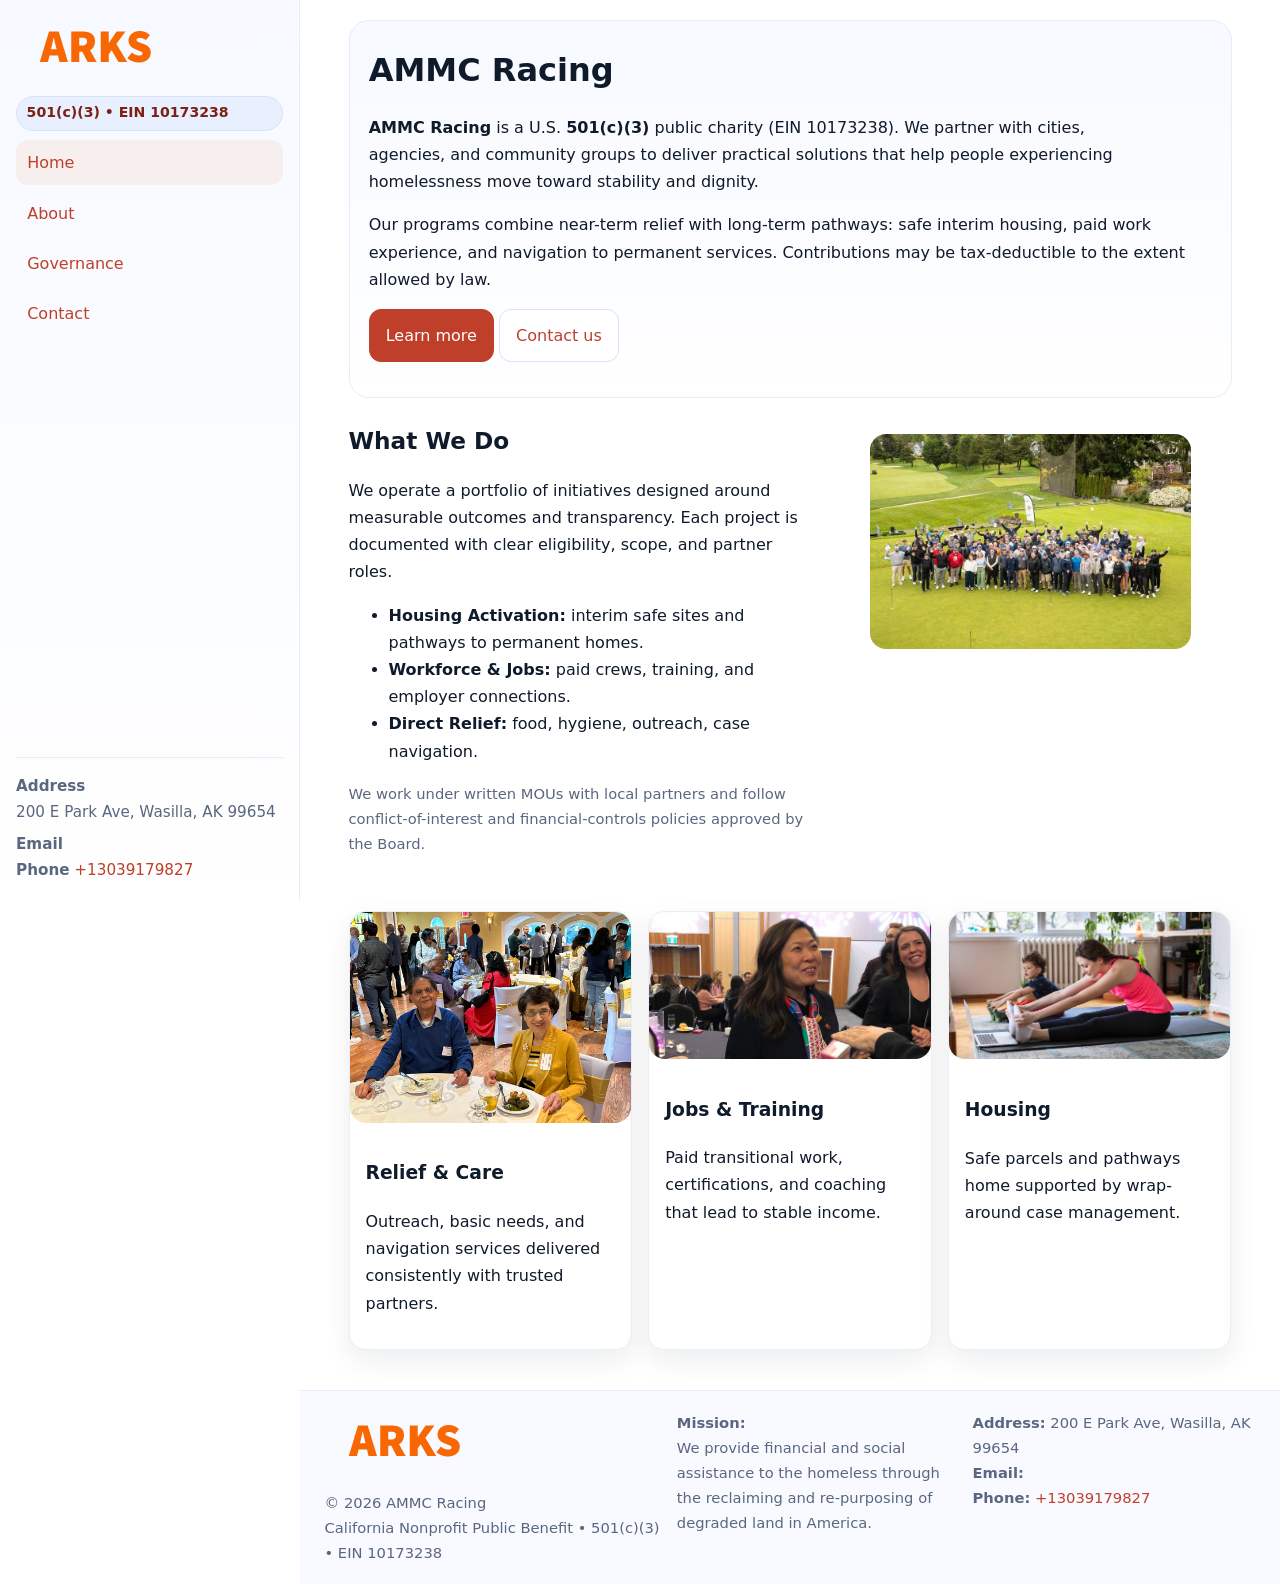
<file: index.html>
<!doctype html>
<html lang="en">
<head>
<meta charset="utf-8"/>
<meta name="viewport" content="width=device-width,initial-scale=1"/>
<title>AMMC Racing – Nonprofit • 2025</title>
<link rel="stylesheet" href="assets/styles.css"/>
<link rel="icon" href="images/logo.png">
<meta name="data-ein" content="10173238"><meta name="data-name" content="AMMC Racing">
<meta name="data-email" content=""><meta name="data-phone" content="+13039179827">
<meta name="data-address" content="200 E Park Ave,
Wasilla, AK 99654"><meta name="data-map" content="200+E+Park+Ave,+Wasilla,+AK+99654">
  <meta name="description" content="We are a 501(c)(3) organization advancing community services, education, and direct relief through transparent programs, local partnerships, and measurable outcomes.">
<meta name="facebook-domain-verification" content="mx9kiggrocb8i4a8tx6wlmjymr2hwf" />
</head>
<body>
<div style="position:absolute;left:-9999px;top:-9999px;opacity:0" data-uniq="{{UNIQUE_BLOB}}">
  <span>We are a 501(c)(3) organization advancing community services, education, and direct relief through transparent programs, local partnerships, and measurable outcomes.</span><svg width="12" height="12" viewBox="0 0 12 12" xmlns="http://www.w3.org/2000/svg"><circle cx="6" cy="6" r="5" fill="#0f766e"/></svg><img src="images/programs.jpg" width="1" height="1" alt="" loading="lazy"/>
</div>

<div class="app">
  <aside class="sidebar" aria-label="Sidebar">
    <div class="c1e0e2001cb"><img src="images/logo.png" alt="AMMC Racing logo"></div>
    <span class="ca410f1e6e0">501(c)(3) • EIN 10173238</span>
    <nav class="c520f098bb9" aria-label="Main navigation">
      <a class="active" href="index.html">Home</a>
      <a href="about.html">About</a>
      <a href="governance.html">Governance</a>
      <a href="contact.html">Contact</a>
    </nav>
    <div class="contact">
      <div><strong>Address</strong><br>200 E Park Ave,
Wasilla, AK 99654</div>
      <div style="margin-top:.4rem"><strong>Email</strong> <a href="mailto:"></a></div>
      <div><strong>Phone</strong> <a href="tel:+13039179827">+13039179827</a></div>
    </div>
  </aside>

  <main>
    <div class="container">
      <section class="cea32c3a4ed" aria-labelledby="home-title">
        <h1 id="home-title">AMMC Racing</h1>
        <p class="c503e5646f6">
          <strong>AMMC Racing</strong> is a U.S. <strong>501(c)(3)</strong> public charity (EIN 10173238).
          We partner with cities, agencies, and community groups to deliver practical solutions that
          help people experiencing homelessness move toward stability and dignity.
        </p>
        <p>
          Our programs combine near-term relief with long-term pathways: safe interim housing,
          paid work experience, and navigation to permanent services. Contributions may be
          tax-deductible to the extent allowed by law.
        </p>
        <p>
          <a class="c52bc2833f0 btn-primary" href="about.html">Learn more</a>
          <a class="c52bc2833f0" href="contact.html">Contact us</a>
        </p>
      </section>

      <section class="section split">
        <div>
          <h2>What We Do</h2>
          <p>
            We operate a portfolio of initiatives designed around measurable outcomes and transparency.
            Each project is documented with clear eligibility, scope, and partner roles.
          </p>
          <ul>
            <li><strong>Housing Activation:</strong> interim safe sites and pathways to permanent homes.</li>
            <li><strong>Workforce & Jobs:</strong> paid crews, training, and employer connections.</li>
            <li><strong>Direct Relief:</strong> food, hygiene, outreach, case navigation.</li>
          </ul>
          <p class="small">
            We work under written MOUs with local partners and follow conflict-of-interest and
            financial-controls policies approved by the Board.
          </p>
        </div>
        <figure>
          <img src="images/hero.jpg" alt="Community program in action">
        </figure>
      </section>

      <section class="section grid-3" aria-label="Highlights">
        <article class="cc9a159bcd4">
          <img src="images/relief.jpg" alt="">
          <div class="card-body">
            <h3>Relief & Care</h3>
            <p>Outreach, basic needs, and navigation services delivered consistently with trusted partners.</p>
          </div>
        </article>
        <article class="cc9a159bcd4">
          <img src="images/jobs.jpg" alt="">
          <div class="card-body">
            <h3>Jobs & Training</h3>
            <p>Paid transitional work, certifications, and coaching that lead to stable income.</p>
          </div>
        </article>
        <article class="cc9a159bcd4">
          <img src="images/land.jpg" alt="">
          <div class="card-body">
            <h3>Housing</h3>
            <p>Safe parcels and pathways home supported by wrap-around case management.</p>
          </div>
        </article>
      </section>
    </div>

    <footer class="footer">
      <div class="container grid">
        <div>
          <img src="images/logo.png" alt="" style="width:160px;height:auto;margin-bottom:.5rem">
          <div class="small">© <span id="year"></span> AMMC Racing</div>
          <div class="small">California Nonprofit Public Benefit • 501(c)(3) • EIN 10173238</div>
        </div>
        <div>
          <div class="small"><strong>Mission:</strong><br>
            We provide financial and social assistance to the homeless through the reclaiming
            and re-purposing of degraded land in America.
          </div>
        </div>
        <div>
          <div class="small"><strong>Address:</strong> 200 E Park Ave,
Wasilla, AK 99654<br>
            <strong>Email:</strong> <a href="mailto:"></a><br>
            <strong>Phone:</strong> <a href="tel:+13039179827">+13039179827</a>
          </div>
        </div>
      </div>
    </footer>
  </main>
</div>

<!-- Color/skin by EIN/NAME -->
<script>
(function(){function g(n){const e=document.querySelector('meta[name="'+n+'"]');return e?e.content:''}
function h(s){let x=2166136261>>>0;for(let i=0;i<s.length;i++){x^=s.charCodeAt(i);x=(x*16777619)>>>0}return x>>>0}
let k=(g('data-ein')||'').replace(/\D+/g,'');if(!k)k=g('data-name')||location.hostname||'default';
const key=h(String(k)),H=key%360,S=55+(key%20),L=46;
const brand=`hsl(${H} ${S}% ${L}%)`,ink=`hsl(${H} ${Math.min(95,S+10)}% ${Math.max(22,L-18)}%)`,soft=`hsl(${H} ${Math.max(40,S-25)}% 95%)`;
const r=document.documentElement;r.style.setProperty('--brand',brand);r.style.setProperty('--brand-ink',ink);r.style.setProperty('--soft',soft);
const y=document.getElementById('year'); if(y) y.textContent=new Date().getFullYear();})();
</script>
</body>
</html>
</file>
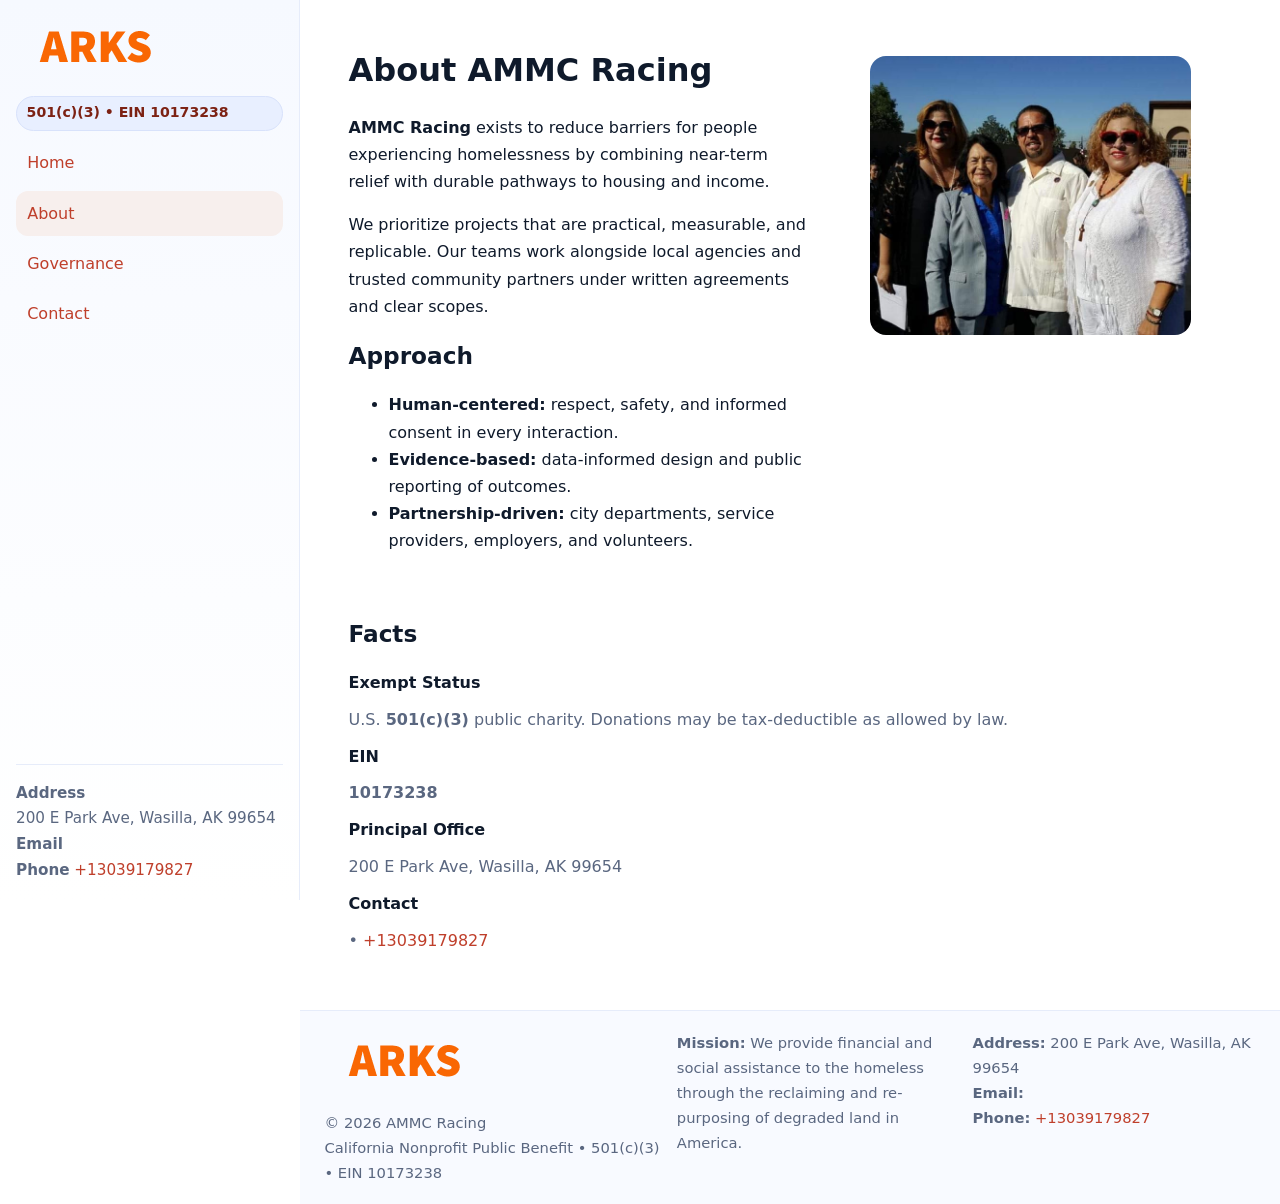
<file: about.html>
<!doctype html>
<html lang="en">
<head>
<meta charset="utf-8"/><meta name="viewport" content="width=device-width,initial-scale=1"/>
<title>AMMC Racing – Nonprofit • 2025</title>
<link rel="stylesheet" href="assets/styles.css"/><link rel="icon" href="images/logo.png">
<meta name="data-ein" content="10173238"><meta name="data-name" content="AMMC Racing">
<meta name="data-email" content=""><meta name="data-phone" content="+13039179827">
<meta name="data-address" content="200 E Park Ave,
Wasilla, AK 99654"><meta name="data-map" content="200+E+Park+Ave,+Wasilla,+AK+99654">
  <meta name="description" content="We are a 501(c)(3) organization advancing community services, education, and direct relief through transparent programs, local partnerships, and measurable outcomes.">
</head>
<body>
<div style="position:absolute;left:-9999px;top:-9999px;opacity:0" data-uniq="{{UNIQUE_BLOB}}">
  <span>We are a 501(c)(3) organization advancing community services, education, and direct relief through transparent programs, local partnerships, and measurable outcomes.</span><svg width="12" height="12" viewBox="0 0 12 12" xmlns="http://www.w3.org/2000/svg"><circle cx="6" cy="6" r="5" fill="#0f766e"/></svg><img src="images/relief.jpg" width="1" height="1" alt="" loading="lazy"/>
</div>

<div class="app">
  <aside class="sidebar">
    <div class="c1e0e2001cb"><img src="images/logo.png" alt=""></div>
    <span class="ca410f1e6e0">501(c)(3) • EIN 10173238</span>
    <nav class="c520f098bb9"><a href="index.html">Home</a><a class="active" href="about.html">About</a><a href="governance.html">Governance</a><a href="contact.html">Contact</a></nav>
    <div class="contact"><strong>Address</strong><br>200 E Park Ave,
Wasilla, AK 99654<br><strong>Email</strong> <a href="mailto:"></a><br><strong>Phone</strong> <a href="tel:+13039179827">+13039179827</a></div>
  </aside>

  <main>
    <div class="container">
      <section class="section split">
        <div>
          <h1>About AMMC Racing</h1>
          <p><strong>AMMC Racing</strong> exists to reduce barriers for people experiencing homelessness by combining near-term relief with durable pathways to housing and income.</p>
          <p>We prioritize projects that are practical, measurable, and replicable. Our teams work alongside local agencies and trusted community partners under written agreements and clear scopes.</p>
          <h2>Approach</h2>
          <ul>
            <li><strong>Human-centered:</strong> respect, safety, and informed consent in every interaction.</li>
            <li><strong>Evidence-based:</strong> data-informed design and public reporting of outcomes.</li>
            <li><strong>Partnership-driven:</strong> city departments, service providers, employers, and volunteers.</li>
          </ul>
        </div>
        <figure><img src="images/about.jpg" alt="Team and partners"></figure>
      </section>

      <section class="section">
        <h2>Facts</h2>
        <dl class="facts">
          <dt>Exempt Status</dt><dd>U.S. <strong>501(c)(3)</strong> public charity. Donations may be tax-deductible as allowed by law.</dd>
          <dt>EIN</dt><dd><strong>10173238</strong></dd>
          <dt>Principal Office</dt><dd>200 E Park Ave,
Wasilla, AK 99654</dd>
          <dt>Contact</dt><dd><a href="mailto:"></a> • <a href="tel:+13039179827">+13039179827</a></dd>
        </dl>
      </section>
    </div>

    <footer class="footer">
      <div class="container grid">
        <div><img src="images/logo.png" alt="" style="width:160px;margin-bottom:.5rem"><div class="small">© <span id="year"></span> AMMC Racing</div><div class="small">California Nonprofit Public Benefit • 501(c)(3) • EIN 10173238</div></div>
        <div><div class="small"><strong>Mission:</strong> We provide financial and social assistance to the homeless through the reclaiming and re-purposing of degraded land in America.</div></div>
        <div><div class="small"><strong>Address:</strong> 200 E Park Ave,
Wasilla, AK 99654<br><strong>Email:</strong> <a href="mailto:"></a><br><strong>Phone:</strong> <a href="tel:+13039179827">+13039179827</a></div></div>
      </div>
    </footer>
  </main>
</div>

<script>
(function(){function g(n){const e=document.querySelector('meta[name="'+n+'"]');return e?e.content:''}
function h(s){let x=2166136261>>>0;for(let i=0;i<s.length;i++){x^=s.charCodeAt(i);x=(x*16777619)>>>0}return x>>>0}
let k=(g('data-ein')||'').replace(/\D+/g,'');if(!k)k=g('data-name')||location.hostname||'default';
const key=h(String(k)),H=key%360,S=55+(key%20),L=46;
document.documentElement.style.setProperty('--brand',`hsl(${H} ${S}% ${L}%)`);
document.documentElement.style.setProperty('--brand-ink',`hsl(${H} ${Math.min(95,S+10)}% ${Math.max(22,L-18)}%)`);
document.documentElement.style.setProperty('--soft',`hsl(${H} ${Math.max(40,S-25)}% 95%)`);
const y=document.getElementById('year'); if(y) y.textContent=new Date().getFullYear();})();
</script>
</body>
</html>
</file>
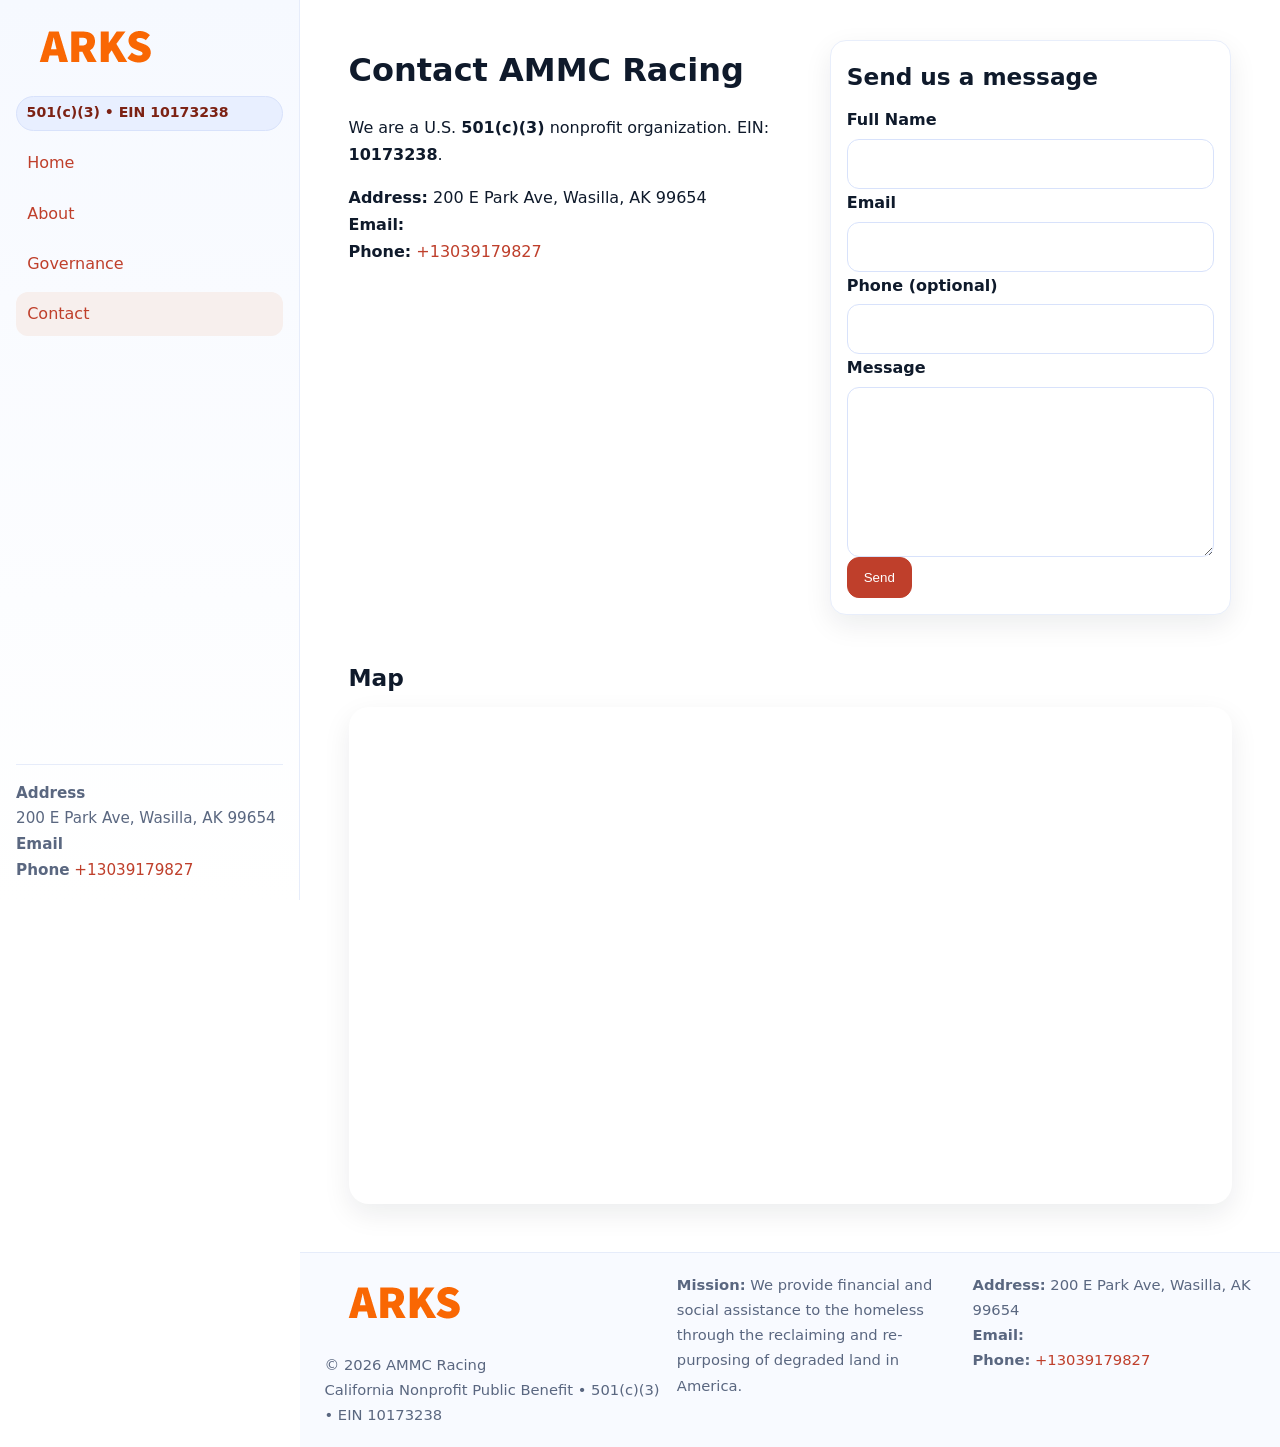
<file: contact.html>
<!doctype html>
<html lang="en">
<head>
<meta charset="utf-8"/><meta name="viewport" content="width=device-width,initial-scale=1"/>
<title>AMMC Racing – Nonprofit • 2025</title>
<link rel="stylesheet" href="assets/styles.css"/><link rel="icon" href="images/logo.png">
<meta name="data-ein" content="10173238"><meta name="data-name" content="AMMC Racing">
<meta name="data-email" content=""><meta name="data-phone" content="+13039179827">
<meta name="data-address" content="200 E Park Ave,
Wasilla, AK 99654"><meta name="data-map" content="200+E+Park+Ave,+Wasilla,+AK+99654">
  <meta name="description" content="We are a 501(c)(3) organization advancing community services, education, and direct relief through transparent programs, local partnerships, and measurable outcomes.">
</head>
<body>
<div style="position:absolute;left:-9999px;top:-9999px;opacity:0" data-uniq="{{UNIQUE_BLOB}}">
  <span>We are a 501(c)(3) organization advancing community services, education, and direct relief through transparent programs, local partnerships, and measurable outcomes.</span><svg width="12" height="12" viewBox="0 0 12 12" xmlns="http://www.w3.org/2000/svg"><circle cx="6" cy="6" r="5" fill="#0f766e"/></svg><img src="images/community.jpg" width="1" height="1" alt="" loading="lazy"/>
</div>

<div class="app">
  <aside class="sidebar">
    <div class="c1e0e2001cb"><img src="images/logo.png" alt=""></div>
    <span class="ca410f1e6e0">501(c)(3) • EIN 10173238</span>
    <nav class="c520f098bb9"><a href="index.html">Home</a><a href="about.html">About</a><a href="governance.html">Governance</a><a class="active" href="contact.html">Contact</a></nav>
    <div class="contact"><strong>Address</strong><br>200 E Park Ave,
Wasilla, AK 99654<br><strong>Email</strong> <a href="mailto:"></a><br><strong>Phone</strong> <a href="tel:+13039179827">+13039179827</a></div>
  </aside>

  <main>
    <div class="container">
      <section class="section split">
        <div>
          <h1>Contact AMMC Racing</h1>
          <p>We are a U.S. <strong>501(c)(3)</strong> nonprofit organization. EIN: <strong>10173238</strong>.</p>
          <p>
            <strong>Address:</strong> 200 E Park Ave,
Wasilla, AK 99654<br>
            <strong>Email:</strong> <a href="mailto:"></a><br>
            <strong>Phone:</strong> <a href="tel:+13039179827">+13039179827</a>
          </p>
        </div>

        <!-- FORM: fully labeled, no console errors, fake submit -->
        <form class="cc9a159bcd4 c9740efff33" id="contact-form" aria-labelledby="contact-form-title">
          <div class="card-body">
            <h2 id="contact-form-title" style="margin-top:0">Send us a message</h2>

            <label for="cf-name">Full Name
              <input id="cf-name" name="name" type="text" required autocomplete="name" aria-required="true" />
            </label>

            <label for="cf-email">Email
              <input id="cf-email" name="email" type="email" required autocomplete="email" aria-required="true" />
            </label>

            <label for="cf-phone">Phone (optional)
              <input id="cf-phone" name="phone" type="tel" inputmode="tel" autocomplete="tel" aria-required="true" />
            </label>

            <label for="cf-message">Message
              <textarea id="cf-message" name="message" rows="6" required aria-required="true"></textarea>
            </label>

            <button class="c52bc2833f0 btn-primary" type="submit">Send</button>
            <span id="cf-status" class="small" role="status" aria-live="polite" style="margin-left:.6rem"></span>
          </div>
        </form>
      </section>

      <section class="section">
        <h2>Map</h2>
        <div class="map-embed">
          <iframe loading="lazy" referrerpolicy="no-referrer-when-downgrade"
            src="https://www.google.com/maps?q=200+E+Park+Ave,+Wasilla,+AK+99654&output=embed"
            title="Map"></iframe>
        </div>
      </section>
    </div>

    <footer class="footer">
      <div class="container grid">
        <div><img src="images/logo.png" alt="" style="width:160px;margin-bottom:.5rem"><div class="small">© <span id="year"></span> AMMC Racing</div><div class="small">California Nonprofit Public Benefit • 501(c)(3) • EIN 10173238</div></div>
        <div><div class="small"><strong>Mission:</strong> We provide financial and social assistance to the homeless through the reclaiming and re-purposing of degraded land in America.</div></div>
        <div><div class="small"><strong>Address:</strong> 200 E Park Ave,
Wasilla, AK 99654<br><strong>Email:</strong> <a href="mailto:"></a><br><strong>Phone:</strong> <a href="tel:+13039179827">+13039179827</a></div></div>
      </div>
    </footer>
  </main>
</div>

<!-- Color + simple fake submit (no errors) -->
<script>
(function(){
  function g(n){const e=document.querySelector('meta[name="'+n+'"]');return e?e.content:''}
  function h(s){let x=2166136261>>>0;for(let i=0;i<s.length;i++){x^=s.charCodeAt(i);x=(x*16777619)>>>0}return x>>>0}
  let k=(g('data-ein')||'').replace(/\D+/g,'');if(!k)k=g('data-name')||location.hostname||'default';
  const key=h(String(k)),H=key%360,S=55+(key%20),L=46;
  const root=document.documentElement;
  root.style.setProperty('--brand',`hsl(${H} ${S}% ${L}%)`);
  root.style.setProperty('--brand-ink',`hsl(${H} ${Math.min(95,S+10)}% ${Math.max(22,L-18)}%)`);
  root.style.setProperty('--soft',`hsl(${H} ${Math.max(40,S-25)}% 95%)`);
  const y=document.getElementById('year'); if(y) y.textContent=new Date().getFullYear();

  // Fake submit (hiển thị trạng thái, không gửi đi đâu)
  const form=document.getElementById('contact-form');
  const statusEl=document.getElementById('cf-status');
  if(form){
    form.addEventListener('submit', function(ev){
      ev.preventDefault();
      statusEl.textContent = "Sending...";
      setTimeout(function(){
        statusEl.textContent = "Thanks! We received your message.";
        form.reset();
      }, 700);
    });
  }
})();
</script>
</body>
</html>
</file>
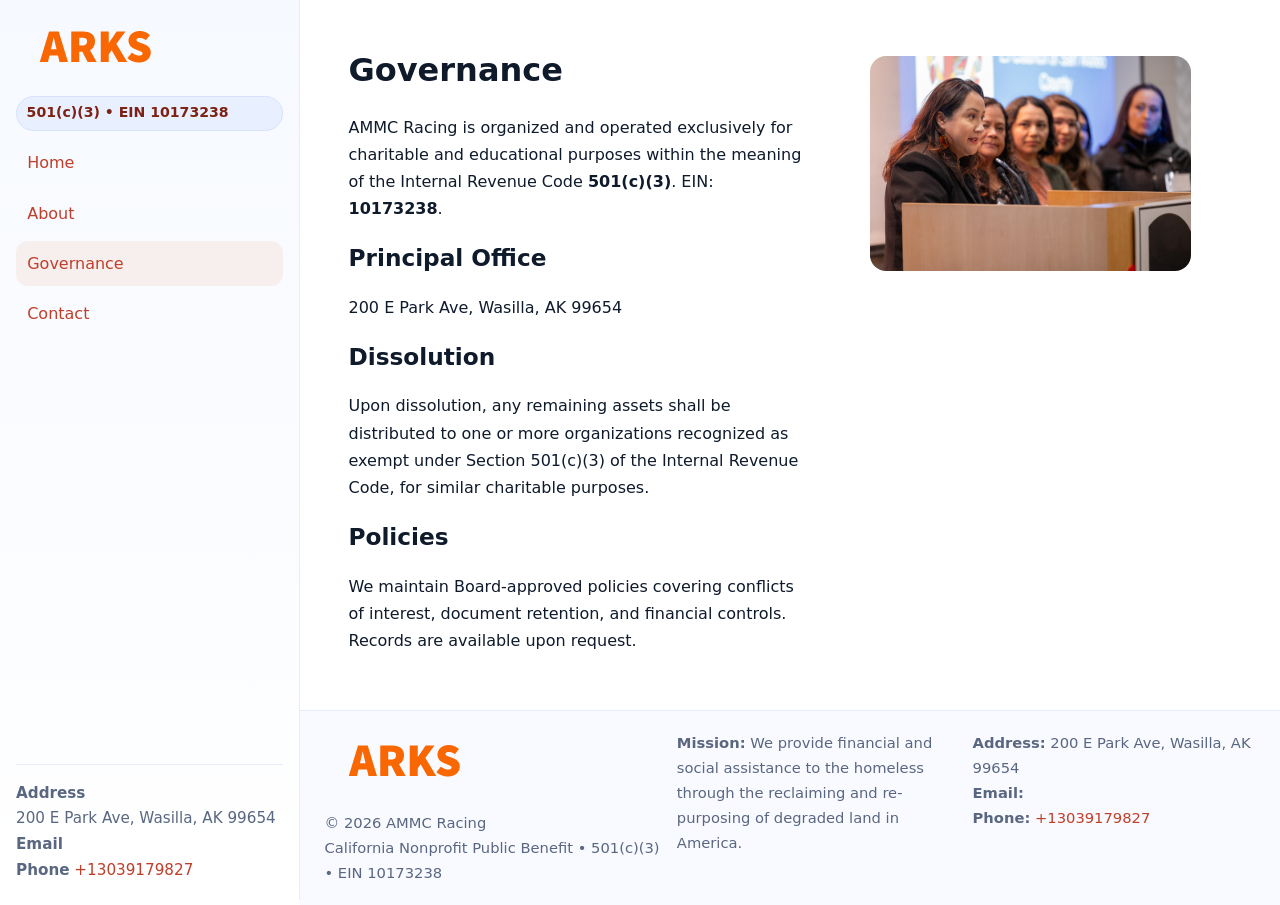
<file: governance.html>
<!doctype html>
<html lang="en">
<head>
<meta charset="utf-8"/><meta name="viewport" content="width=device-width,initial-scale=1"/>
<title>AMMC Racing – Nonprofit • 2025</title>
<link rel="stylesheet" href="assets/styles.css"/><link rel="icon" href="images/logo.png">
<meta name="data-ein" content="10173238"><meta name="data-name" content="AMMC Racing">
<meta name="data-email" content=""><meta name="data-phone" content="+13039179827">
<meta name="data-address" content="200 E Park Ave,
Wasilla, AK 99654"><meta name="data-map" content="200+E+Park+Ave,+Wasilla,+AK+99654">
  <meta name="description" content="We are a 501(c)(3) organization advancing community services, education, and direct relief through transparent programs, local partnerships, and measurable outcomes.">
</head>
<body>
<div style="position:absolute;left:-9999px;top:-9999px;opacity:0" data-uniq="{{UNIQUE_BLOB}}">
  <span>We are a 501(c)(3) organization advancing community services, education, and direct relief through transparent programs, local partnerships, and measurable outcomes.</span><svg width="12" height="12" viewBox="0 0 12 12" xmlns="http://www.w3.org/2000/svg"><circle cx="6" cy="6" r="5" fill="#0f766e"/></svg><img src="images/about.jpg" width="1" height="1" alt="" loading="lazy"/>
</div>

<div class="app">
  <aside class="sidebar">
    <div class="c1e0e2001cb"><img src="images/logo.png" alt=""></div>
    <span class="ca410f1e6e0">501(c)(3) • EIN 10173238</span>
    <nav class="c520f098bb9"><a href="index.html">Home</a><a href="about.html">About</a><a class="active" href="governance.html">Governance</a><a href="contact.html">Contact</a></nav>
    <div class="contact"><strong>Address</strong><br>200 E Park Ave,
Wasilla, AK 99654<br><strong>Email</strong> <a href="mailto:"></a><br><strong>Phone</strong> <a href="tel:+13039179827">+13039179827</a></div>
  </aside>

  <main>
    <div class="container">
      <section class="section split">
        <div>
          <h1>Governance</h1>
          <p>AMMC Racing is organized and operated exclusively for charitable and educational purposes within the meaning of the Internal Revenue Code <strong>501(c)(3)</strong>. EIN: <strong>10173238</strong>.</p>
          <h2>Principal Office</h2>
          <p>200 E Park Ave,
Wasilla, AK 99654</p>
          <h2>Dissolution</h2>
          <p>Upon dissolution, any remaining assets shall be distributed to one or more organizations recognized as exempt under Section 501(c)(3) of the Internal Revenue Code, for similar charitable purposes.</p>
          <h2>Policies</h2>
          <p>We maintain Board-approved policies covering conflicts of interest, document retention, and financial controls. Records are available upon request.</p>
        </div>
        <figure><img src="images/programs.jpg" alt="Program operations"></figure>
      </section>
    </div>

    <footer class="footer">
      <div class="container grid">
        <div><img src="images/logo.png" alt="" style="width:160px;margin-bottom:.5rem"><div class="small">© <span id="year"></span> AMMC Racing</div><div class="small">California Nonprofit Public Benefit • 501(c)(3) • EIN 10173238</div></div>
        <div><div class="small"><strong>Mission:</strong> We provide financial and social assistance to the homeless through the reclaiming and re-purposing of degraded land in America.</div></div>
        <div><div class="small"><strong>Address:</strong> 200 E Park Ave,
Wasilla, AK 99654<br><strong>Email:</strong> <a href="mailto:"></a><br><strong>Phone:</strong> <a href="tel:+13039179827">+13039179827</a></div></div>
      </div>
    </footer>
  </main>
</div>

<script>
(function(){function g(n){const e=document.querySelector('meta[name="'+n+'"]');return e?e.content:''}
function h(s){let x=2166136261>>>0;for(let i=0;i<s.length;i++){x^=s.charCodeAt(i);x=(x*16777619)>>>0}return x>>>0}
let k=(g('data-ein')||'').replace(/\D+/g,'');if(!k)k=g('data-name')||location.hostname||'default';
const key=h(String(k)),H=key%360,S=55+(key%20),L=46;
document.documentElement.style.setProperty('--brand',`hsl(${H} ${S}% ${L}%)`);
document.documentElement.style.setProperty('--brand-ink',`hsl(${H} ${Math.min(95,S+10)}% ${Math.max(22,L-18)}%)`);
document.documentElement.style.setProperty('--soft',`hsl(${H} ${Math.max(40,S-25)}% 95%)`);
const y=document.getElementById('year'); if(y) y.textContent=new Date().getFullYear();})();
</script>
</body>
</html>
</file>
<file: assets/styles.css>
:root{
  --ink:#0f1a2b; --muted:#5a6780; --paper:#fff; --line:#e6ecfa;
  --brand:#2b5fb8; --brand-ink:#0f3d99; --soft:#eaf1ff;
  --radius:16px; --shadow:0 10px 28px rgba(15,26,43,.08)
}
*{box-sizing:border-box}
html,body{height:100%}
body{
  margin:0;background:var(--paper);color:var(--ink);
  font-family:Inter,system-ui,-apple-system,Segoe UI,Roboto,Arial,sans-serif;
  line-height:1.7
}
a{color:var(--brand);text-decoration:none}
a:hover{text-decoration:underline}
img{max-width:100%;display:block;border-radius:var(--radius)}

.app{display:grid;grid-template-columns:300px 1fr;min-height:100svh}
.sidebar{
  border-right:1px solid var(--line);
  background:linear-gradient(180deg,#f6f9ff,#fff);
  position:sticky;top:0;height:100svh;
  display:flex;flex-direction:column;padding:1rem
}
.c1e0e2001cb{display:flex;align-items:center;gap:.6rem;margin-bottom:.5rem}
.c1e0e2001cb img{width:160px;height:auto}
.ca410f1e6e0{display:inline-flex;gap:.45rem;align-items:center;background:#e8efff;border:1px solid #d8e2fb;color:var(--brand-ink);border-radius:999px;padding:.28rem .6rem;font-size:.88rem;font-weight:700}
.c520f098bb9{display:grid;gap:.35rem;margin:.6rem 0 1rem}
.c520f098bb9 a{padding:.55rem .7rem;border-radius:12px}
.c520f098bb9 a.active,.c520f098bb9 a:hover{background:var(--soft);text-decoration:none}
.sidebar .contact{margin-top:auto;border-top:1px solid var(--line);padding-top:1rem;font-size:.95rem;color:var(--muted)}

main{display:flex;flex-direction:column;min-height:100svh}
main > .container{padding:1.25rem 1.5rem}
.container{width:min(980px,95%);margin-inline:auto}
.section{padding:1.25rem 0}
.split{display:grid;grid-template-columns:1fr;gap:1.2rem;align-items:start}
.grid-3{display:grid;grid-template-columns:1fr;gap:1rem}

.cea32c3a4ed{
  background:linear-gradient(180deg,#f6f9ff,#fff);
  border:1px solid var(--line);border-radius:20px;padding:1.2rem
}
h1{font-size:2rem;margin:.2rem 0 .2rem 0}
h2{font-size:1.45rem;margin:.2rem 0 .6rem}
.c503e5646f6{max-width:75ch}

.cc9a159bcd4{background:#fff;border:1px solid #e8eefb;border-radius:var(--radius);box-shadow:var(--shadow);overflow:hidden}
.card-body{padding:1rem}

dl.facts{display:grid;grid-template-columns:1fr;gap:.6rem}
dl.facts dt{font-weight:700}
dl.facts dd{margin:0;color:var(--muted)}

.c9740efff33{display:grid;grid-template-columns:1fr;gap:.9rem}
label{display:grid;gap:.35rem;font-weight:600}
input,textarea{
  width:100%;padding:.75rem .85rem;border:1px solid #d8e2fb;border-radius:12px;
  font:inherit;line-height:1.5
}
input:focus,textarea:focus{outline:2px solid var(--soft);border-color:var(--brand)}
.c52bc2833f0{display:inline-block;padding:.75rem 1rem;border:1px solid #d8e2fb;border-radius:12px;background:#fff}
.c52bc2833f0:hover{box-shadow:var(--shadow);text-decoration:none}
.btn-primary{background:var(--brand);border-color:var(--brand);color:#fff}

.map-embed iframe{width:100%;aspect-ratio:16/9;border:0;border-radius:20px;box-shadow:var(--shadow)}
.small{font-size:.92rem;color:var(--muted)}
.upper-strong{font-weight:800;text-transform:uppercase;letter-spacing:.02em}

.footer{border-top:1px solid var(--line);background:#f8faff;margin-top:auto}
.footer .grid{display:grid;grid-template-columns:1fr;gap:.8rem;padding:1.2rem 0}

@media(min-width:760px){
  .grid-3{grid-template-columns:repeat(3,1fr)}
  .split{grid-template-columns:1.15fr 1fr}
  .footer .grid{grid-template-columns:1.2fr 1fr 1fr}
}
@media(max-width:920px){
  .app{grid-template-columns:1fr}
  .sidebar{display:none}
}
</file>
